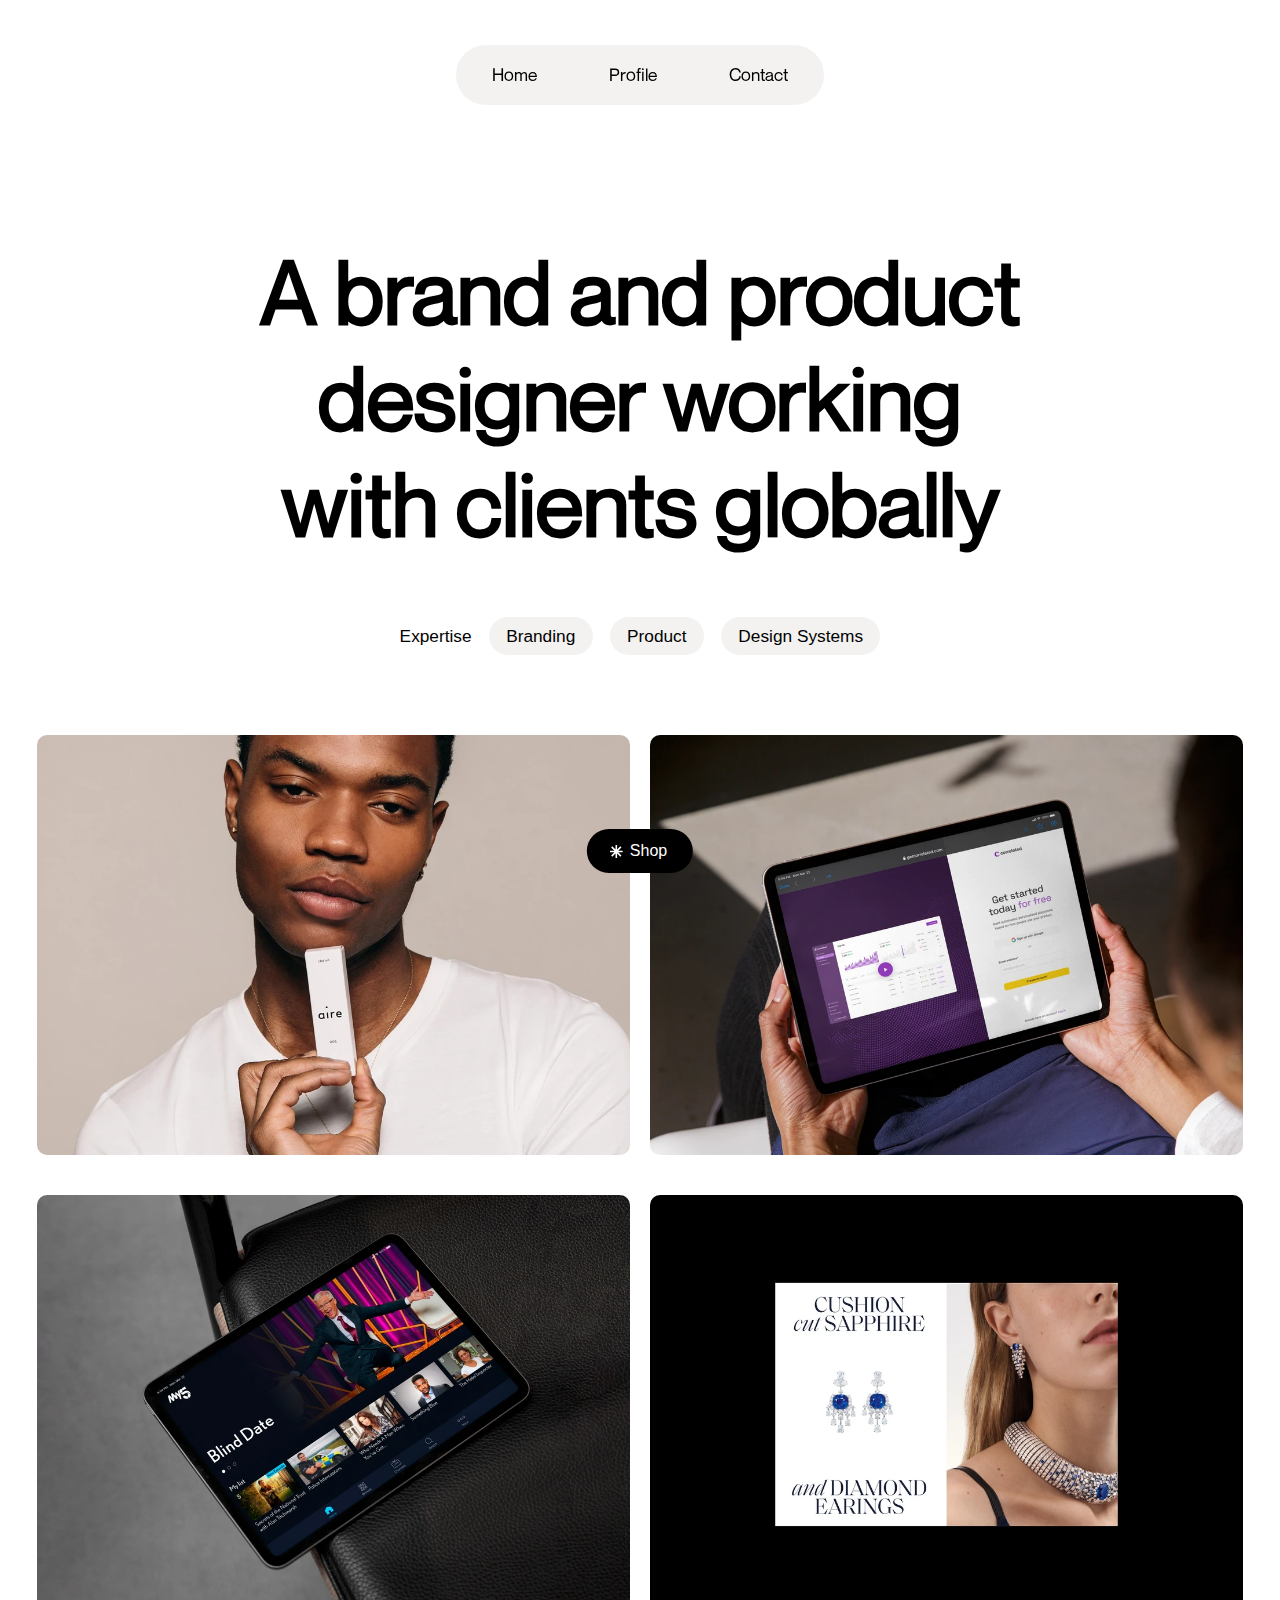
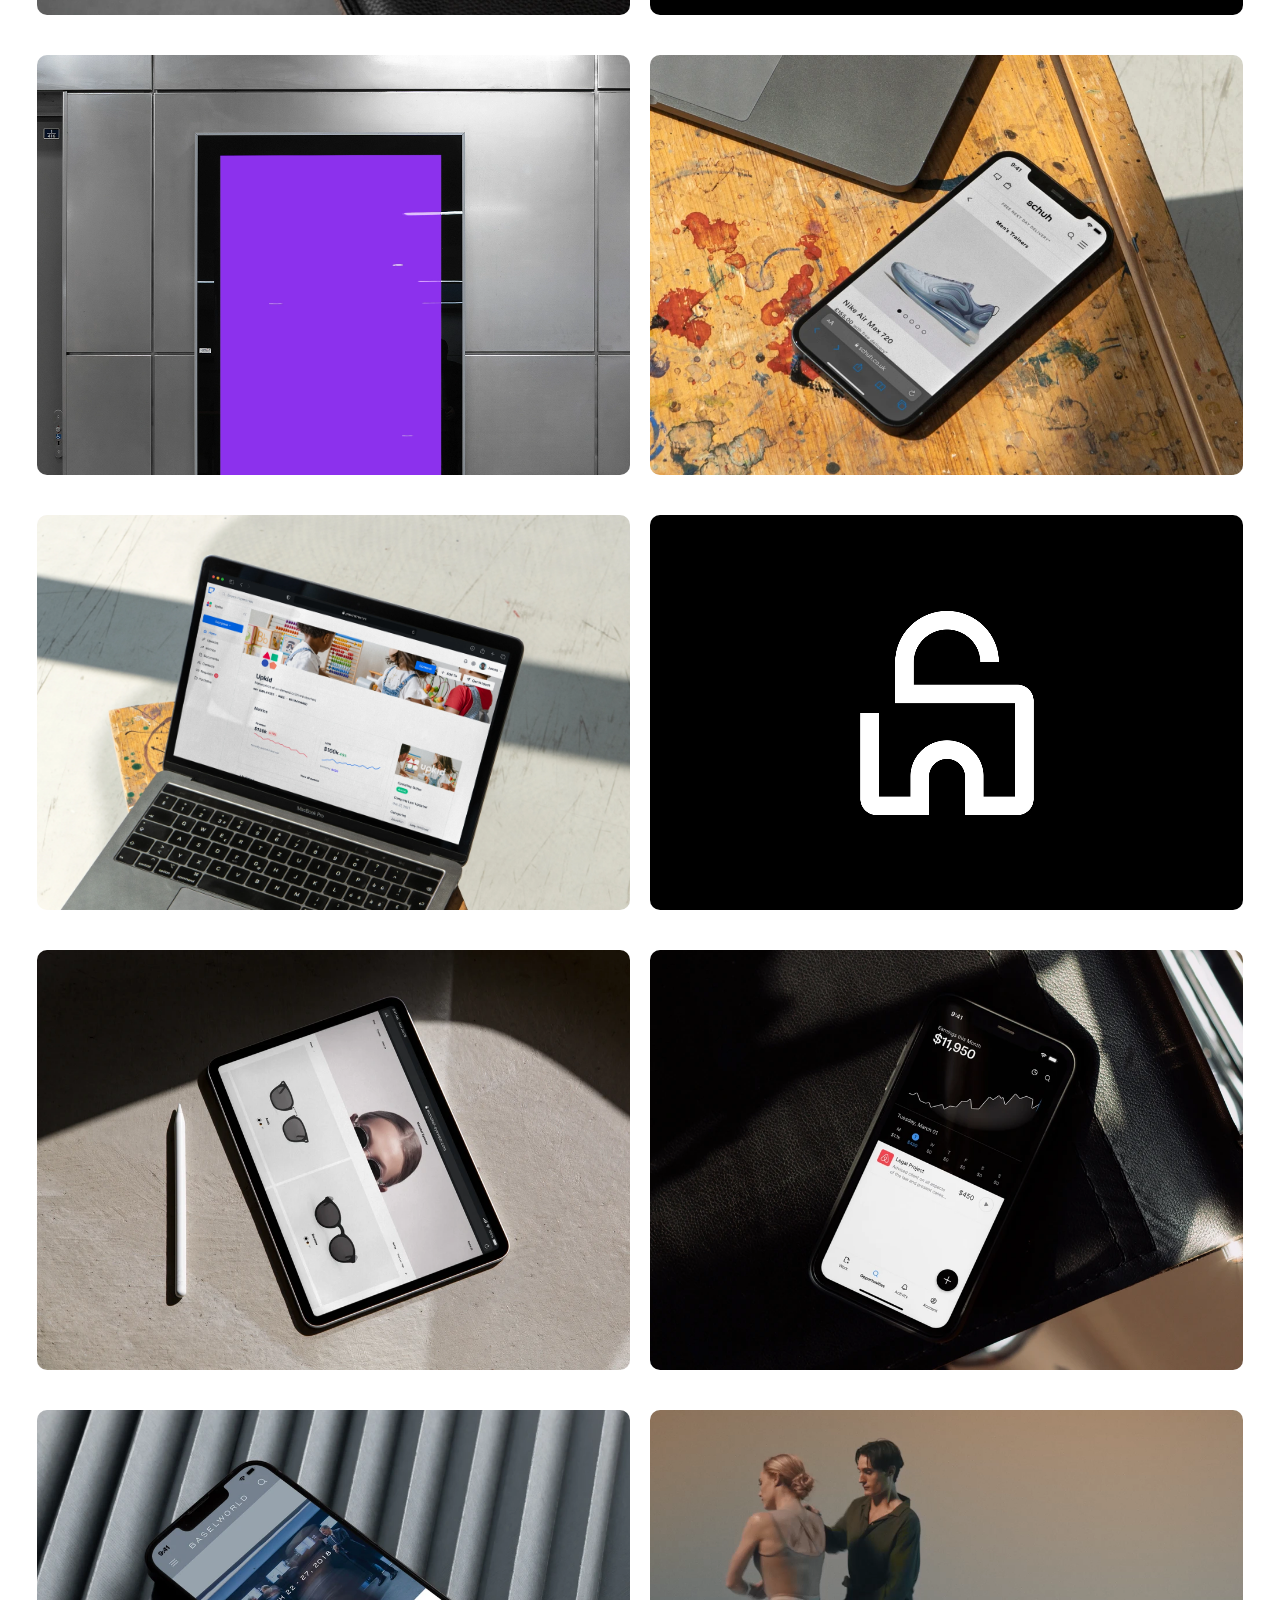
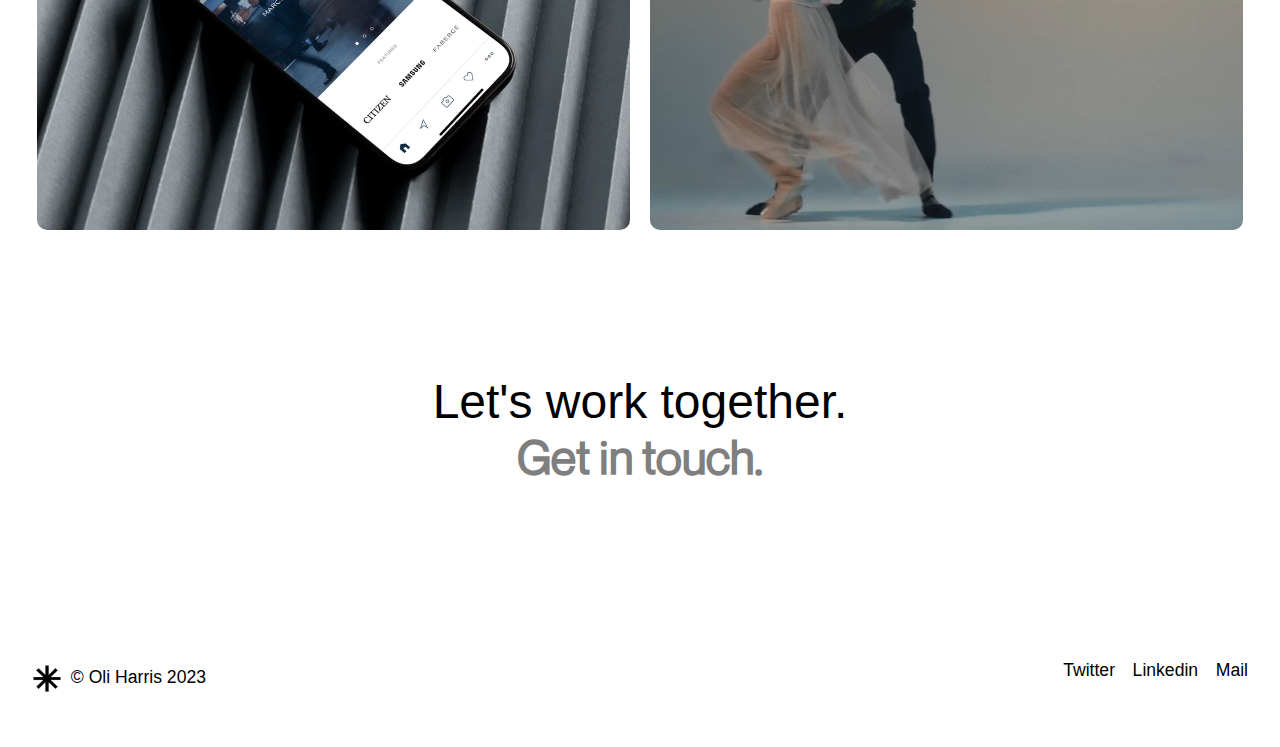
<file: index.html>
<!DOCTYPE html>
<html lang="en">
<head>
    <meta charset="UTF-8">
    <meta name="viewport" content="width=device-width, initial-scale=1.0">
    <link href="https://fonts.googleapis.com/css2?family=Inter&display=swap" rel="stylesheet">
    <link rel="icon" href="https://framerusercontent.com/modules/kW36gWIWBUOmrXYG4Eg0/MfgZUNAsj1y6okQndH9r/assets/vnj4xfujsIqj6glhDUe5Cv6U.jpg"> 
    <link rel="stylesheet" href="styles.css">
    <title>OH.STUDIO</title>
</head>
<body>
    <header>
        <nav class="header-nav">
            <ul class="header-links">
                <li><a href="index.html" class="active">Home</a></li>
                <li><a href="profile.html">Profile </a></li>
                <li><a href="contact.html">Contact</a></li>
            </ul>
        </nav>
    </header>
    <section class="main-hero-section fadeup section">
        <h1 class="main-hero-heading fade-delay">A brand and product designer working with clients globally</h1>
        <article class="expertise">
            <p>Expertise</p>
            <p class="active-hero">Branding</p>
            <p class="active-hero">Product</p>
            <p class="active-hero">Design Systems</p>
        </article>
    </section>
    <main>
        <section class="sticky-shop">
            <a href="index.html" class="sticky-shop-btn">Shop</a>
            <img src="data:image/svg+xml;utf8,%3Csvg%20xmlns%3D%22http%3A%2F%2Fwww.w3.org%2F2000%2Fsvg%22%20xmlns%3Axlink%3D%22http%3A%2F%2Fwww.w3.org%2F1999%2Fxlink%22%20viewBox%3D%220%200%2012%2012%22%3E%3Cpath%20d%3D%22M%206%200%20L%206%2012%20M%200%206%20L%2012%206%20M%201.757%201.758%20L%2010.243%2010.242%20M%201.758%2010.243%20L%2010.242%201.757%22%20fill%3D%22transparent%22%20stroke-width%3D%221.45%22%20stroke%3D%22rgb(255%2C255%2C255)%22%20stroke-miterlimit%3D%2210%22%3E%3C%2Fpath%3E%3C%2Fsvg%3E"
             alt="" width="20px">
        </section>
        <div class="container">
            <img src="./images/main-img-one.webp" alt="">
            <img src="./images/main-img-two.webp" alt="">
            <img src="./images/main-img-three.webp" alt="">
            <img src="./images/main-img-four.webp" alt="">
            <video src="./images/main-video-one.mp4" autoplay muted loop type="video/mp4"></video>
            <img src="./images/main-img-five.webp" alt="">
            <img src="./images/main-img-six.webp" alt="">
            <video src="./images/main-video-two.mp4" autoplay muted  loop type="video/mp4"></video>
            <img src="./images/main-img-seven.webp" alt="">
            <img src="./images/main-img-eight.webp" alt="">
            <img src="./images/main-img-nine.webp" alt="">
            <video src="./images/main-video-three.mp4" autoplay muted loop type="video/mp4"></video>
        </div>
    </main>
    <footer>
        <div class="footer-heading-container fadeup section">
        <h2 class="heading_2 fadeup fade-delay">Let's work together.</h2>
        <a href="contact.html" class="get-in-touch fadeup fade-delay">Get in touch.</a>
        </div>
        <div class="footer-copyright">
            <div class="logo-copyright">
            <img src="./images/footer-icon.png" alt="">
                <p> &copy; Oli Harris 2023</p>
            </div>
            <nav class="footer-nav fadeup">
                <ul class="footer-links fade-delay">
                    <li><a href="index.html">Twitter</a></li>
                    <li><a href="profile.html">Linkedin </a></li>
                    <li><a href="contact.html">Mail</a></li>
                </ul>
            </nav>
        </div>
    </footer>
    <!-- <script defer src="index.js"></script>  -->
</body>
</html>
</file>
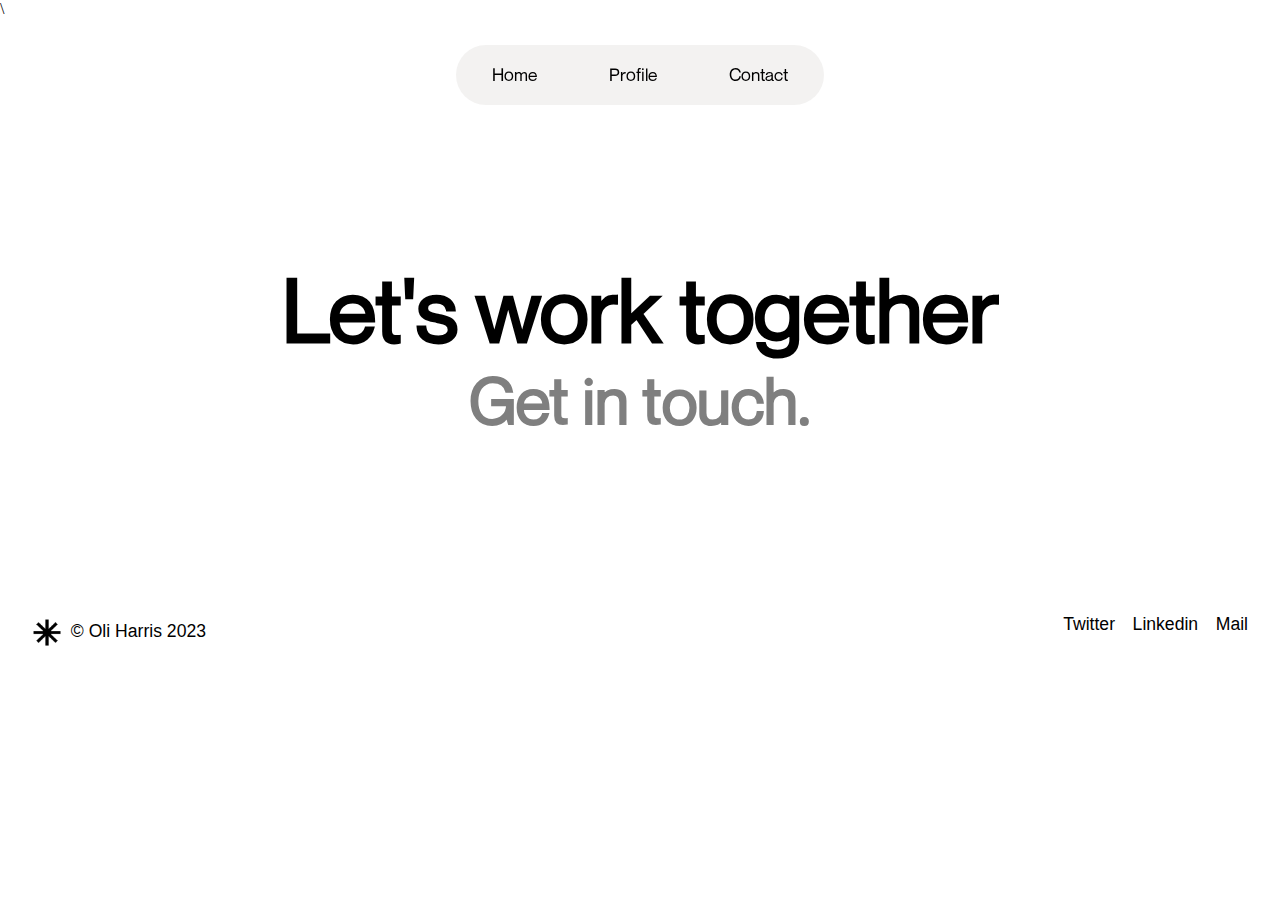
<file: contact.html>
<!DOCTYPE html>
<html lang="en">
<head>
    <meta charset="UTF-8">
    <meta name="viewport" content="width=device-width, initial-scale=1.0">\
    <link rel="icon" href="https://framerusercontent.com/modules/kW36gWIWBUOmrXYG4Eg0/MfgZUNAsj1y6okQndH9r/assets/vnj4xfujsIqj6glhDUe5Cv6U.jpg"> 
    <link rel="stylesheet" href="styles.css">
    <link rel="stylesheet" href="contact.css">
    <title>Contact — OH.STUDIO</title>
</head>
<body>
    <header>
        <nav class="header-nav">
            <ul class="header-links">
                <li><a href="index.html" class="active">Home</a></li>
                <li><a href="profile.html">Profile </a></li>
                <li><a href="contact.html">Contact</a></li>
            </ul>
        </nav>
    </header>
    <main>
        <div class="contact-container">
            <h1 class="main-hero-heading">Let's work together</h1>
            <a href="contact.html" class="get_in_touch">Get in touch.</a>
        </div>
    </main>
    <footer>
        <div class="footer-copyright">
            <div class="logo-copyright">
            <img src="./images/footer-icon.png" alt="">
                <p> &copy; Oli Harris 2023</p>
            </div>
            <nav class="footer-nav">
                <ul class="footer-links">
                    <li><a href="index.html">Twitter</a></li>
                    <li><a href="profile.html">Linkedin </a></li>
                    <li><a href="contact.html">Mail</a></li>
                </ul>
            </nav>
        </div>
    </footer>  
</body>
</html>
</file>
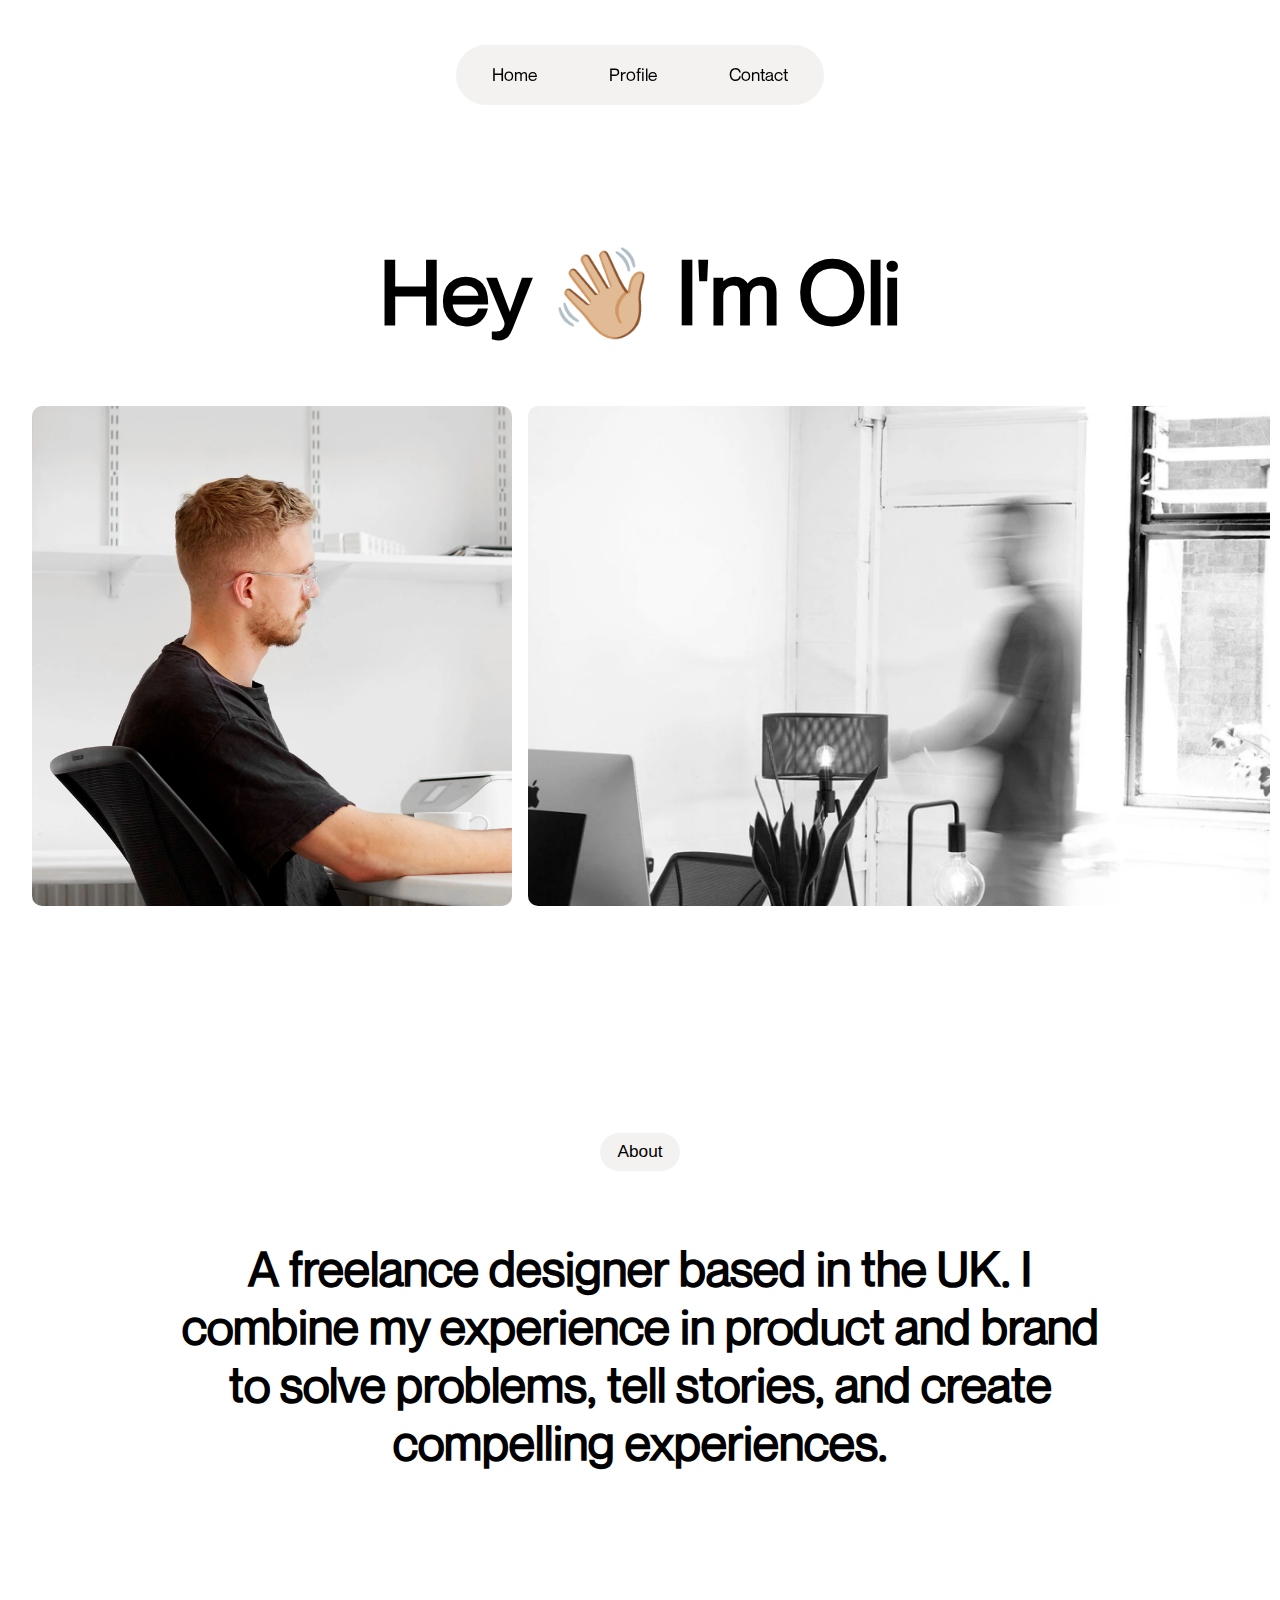
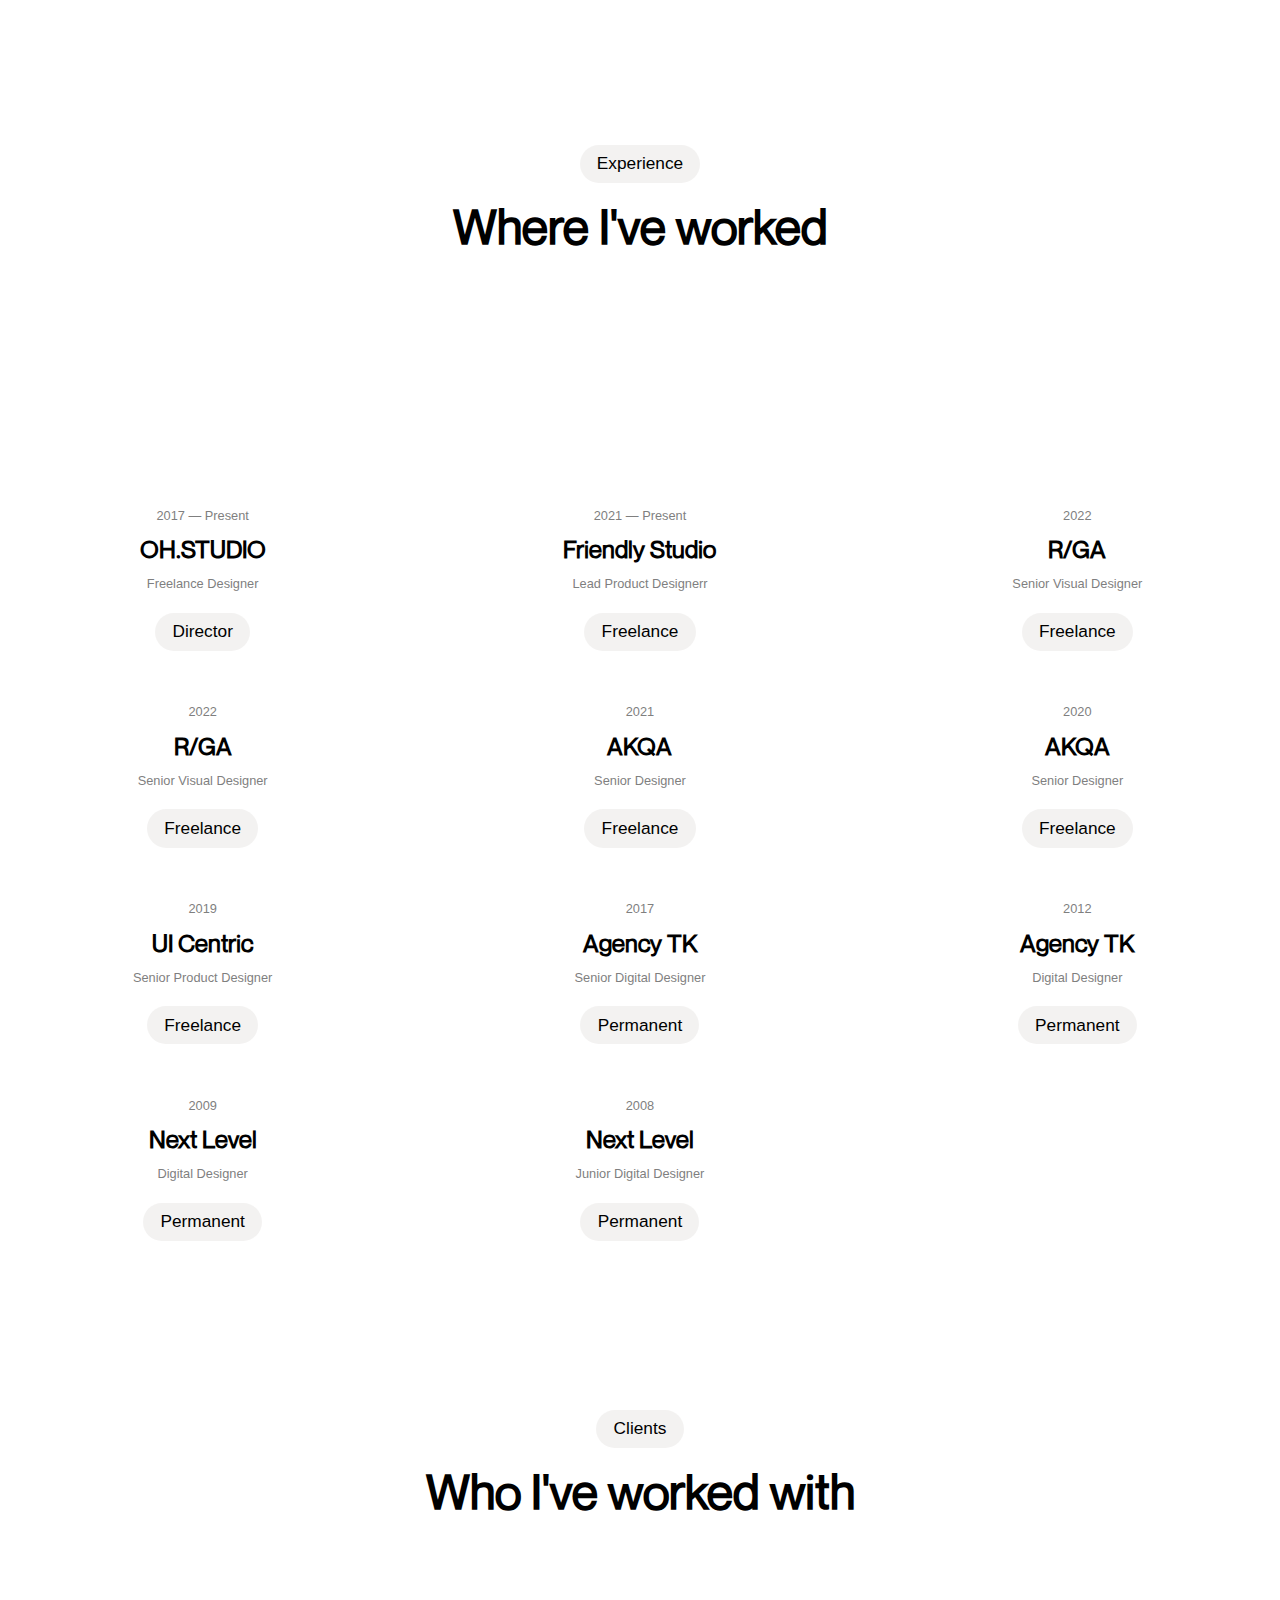
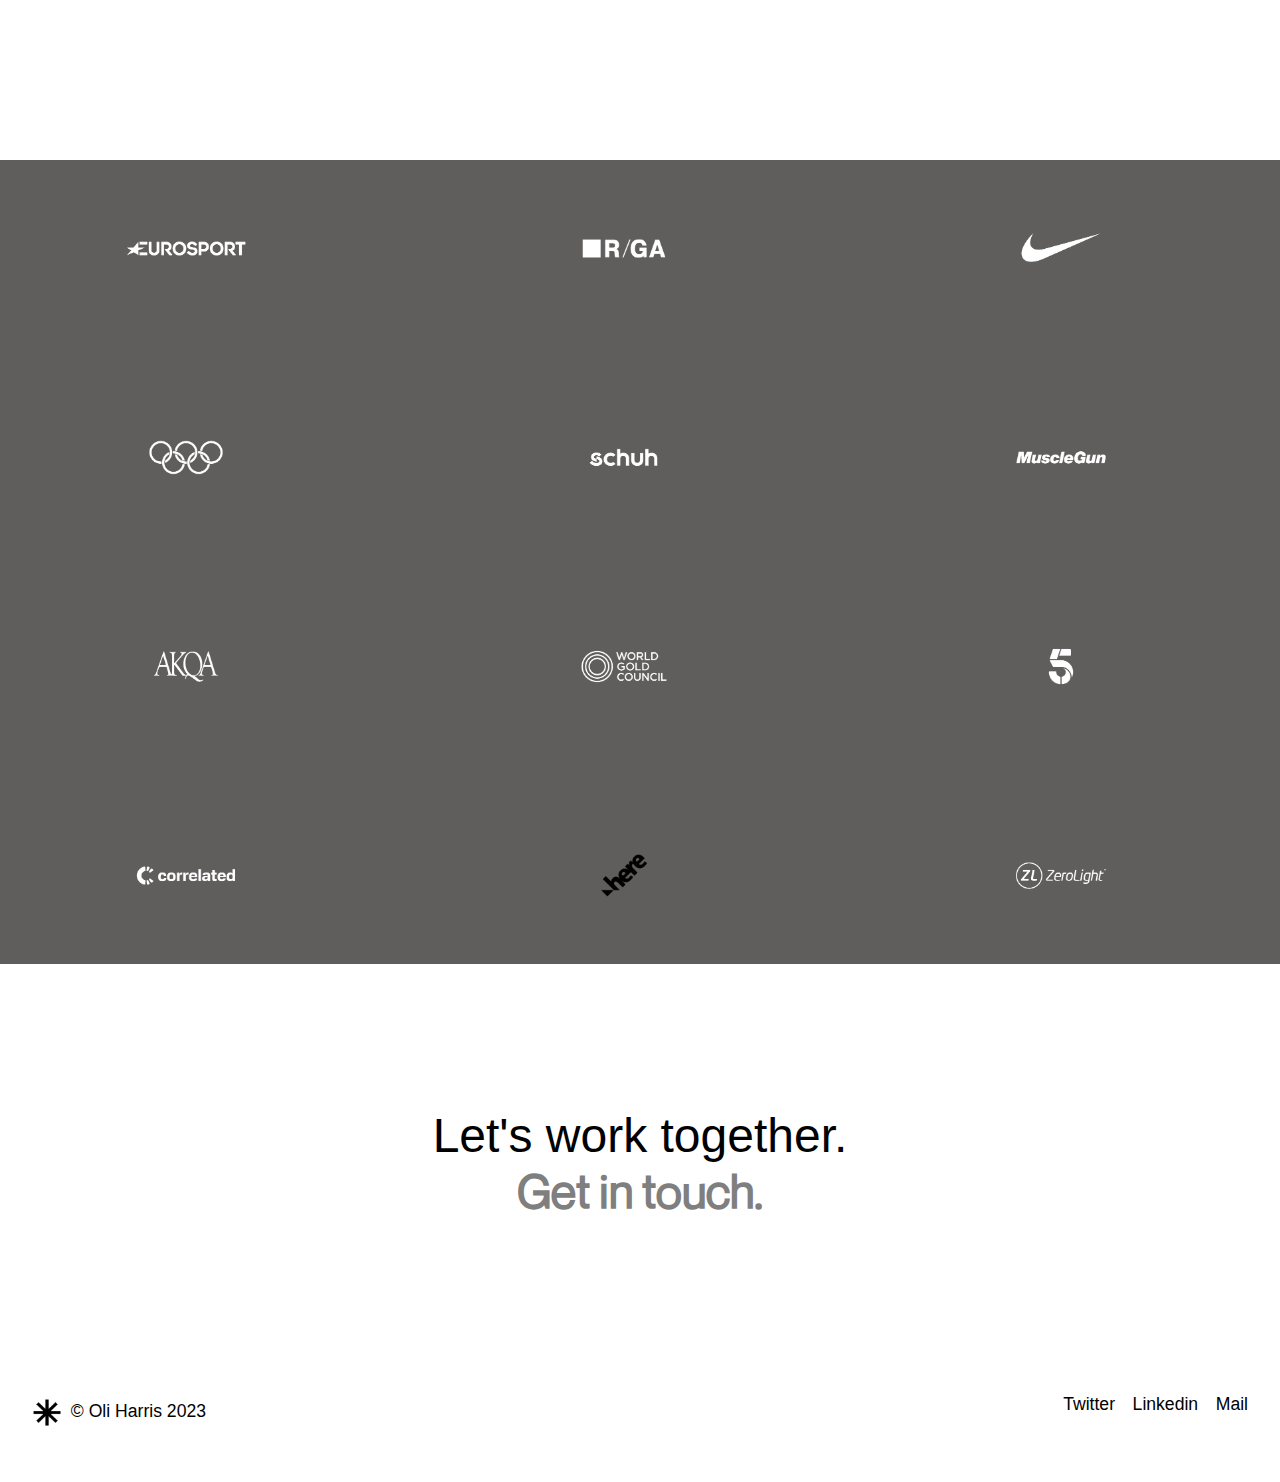
<file: profile.html>
<!DOCTYPE html>
<html lang="en">
<head>
    <meta charset="UTF-8">
    <meta name="viewport" content="width=device-width, initial-scale=1.0">
    <link rel="icon" href="https://framerusercontent.com/modules/kW36gWIWBUOmrXYG4Eg0/MfgZUNAsj1y6okQndH9r/assets/vnj4xfujsIqj6glhDUe5Cv6U.jpg"> 
    <link rel="stylesheet" href="styles.css">
    <link rel="stylesheet" href="profile.css">

    <title>Profile — OH.STUDIO</title>
</head>
<body>
    <header>
        <nav class="header-nav">
            <ul class="header-links">
                <li><a href="index.html" class="active">Home</a></li>
                <li><a href="profile.html">Profile </a></li>
                <li><a href="contact.html">Contact</a></li>
            </ul>
        </nav>
    </header>
    <!-- <main> -->
        <div class="hero">
            <h1 class="main-hero-heading">Hey 👋🏼 I'm Oli </h1>
        </div>
        <div class="profile_hero_image">
            <img src="images/profile-img-one.webp" alt="">
            <img src="images/profile-img-two.webp" alt="">
        </div>
        <article class="expertise about">
            <p class="active-hero">About</p>
        </article>
        <h2 class="heading_2 about-info">
            A freelance designer based in the UK. I combine my experience in product and brand to solve problems, tell stories, and create compelling experiences.
        </h2>
        <section class="experience-heading">
            <article class="expertise experience">
                <p class="active-hero">Experience</p>
            </article>
            <h2 class="heading_2 work">
                Where I've worked
            </h2>
        </section>
        <section class="experience-section">
            <div class="experience-section-container">
                <div class="something">
                    <p class="experience-date">2017 — Present</p>
                    <p class="experience-places">OH.STUDIO</p>
                    <p class="experience-title">Freelance Designer</p>
                    <article class="expertise experience position">
                        <p class="active-hero">Director</p>
                    </article>
                    </div> 
                <div class="something">
                    <p class="experience-date">2021 — Present</p>
                    <p class="experience-places">Friendly Studio</p>
                    <p class="experience-title">Lead Product Designerr</p>
                    <article class="expertise experience position">
                        <p class="active-hero">Freelance</p>
                    </article> 
                </div>
                <div class="something">
                    <p class="experience-date">2022</p>
                    <p class="experience-places">R/GA</p>
                    <p class="experience-title">Senior Visual Designer</p>
                    <article class="expertise experience position">
                        <p class="active-hero">Freelance</p>
                    </article>
                </div>
                    
                <div class="something">
                    <p class="experience-date">2022</p>
                    <p class="experience-places">R/GA</p>
                    <p class="experience-title">Senior Visual Designer</p>
                    <article class="expertise experience position">
                        <p class="active-hero">Freelance</p>
                    </article>
                </div>
                <div class="something">
                    <p class="experience-date">2021</p>
                    <p class="experience-places">AKQA</p>
                    <p class="experience-title">Senior Designer</p>
                    <article class="expertise experience position">
                        <p class="active-hero">Freelance</p>
                    </article> 
                </div>
                <div class="something">
                    <p class="experience-date">2020</p>
                    <p class="experience-places">AKQA</p>
                    <p class="experience-title">Senior Designer</p>
                    <article class="expertise experience position">
                        <p class="active-hero">Freelance</p>
                    </article> 
                </div>
                <div class="something">
                    <p class="experience-date">2019</p>
                    <p class="experience-places">UI Centric</p>
                    <p class="experience-title">Senior Product Designer</p>
                    <article class="expertise experience position">
                        <p class="active-hero">Freelance</p>
                    </article> 
                </div>
                <div class="something">
                    <p class="experience-date">2017</p>
                    <p class="experience-places">Agency TK</p>
                    <p class="experience-title">Senior Digital Designer</p>
                    <article class="expertise experience position">
                        <p class="active-hero">Permanent</p>
                    </article> 
                </div>
                <div class="something">
                    <p class="experience-date">2012</p>
                    <p class="experience-places">Agency TK</p>
                    <p class="experience-title">Digital Designer</p>
                    <article class="expertise experience position">
                        <p class="active-hero">Permanent</p>
                    </article> 
                </div>
                <div class="something">
                    <p class="experience-date">2009</p>
                    <p class="experience-places">Next Level</p>
                    <p class="experience-title">Digital Designer</p>
                    <article class="expertise experience position">
                        <p class="active-hero">Permanent</p>
                    </article> 
                </div>
                <div class="something">
                    <p class="experience-date">2008</p>
                    <p class="experience-places">Next Level</p>
                    <p class="experience-title">Junior Digital Designer</p>
                    <article class="expertise experience position">
                        <p class="active-hero">Permanent</p>
                    </article> 
                </div>
            </div>
        </section>

        <section class="Brands-worked">
            <article class="expertise experience">
                <p class="active-hero">Clients</p>
            </article>
            <h2 class="heading_2 work">
                Who I've worked with
            </h2>
        </section>
<section >
            <div class="brand-name-container">
                <div class="brands-names">
                    <img src="logos/logo-one.webp" alt="">
                </div>
                <div class="brands-names">
                    <img src="logos/logo-two.webp" alt="">
                </div>
                <div class="brands-names">
                    <img src="logos/logo-three.webp" alt="">
                </div>
                <div class="brands-names">
                    <img src="logos/logo-four.webp" alt="">
                </div>
                <div class="brands-names">
                    <img src="logos/logo-five.webp" alt="">
                </div>
                <div class="brands-names">
                    <img src="logos/logo-six.webp" alt="">
                </div>
                <div class="brands-names">
                    <img src="logos/logo-seven.webp" alt="">
                </div>
                <div class="brands-names">
                    <img src="logos/logo-eight.webp" alt="">
                </div>
                <div class="brands-names">
                    <img src="logos/logo-nine.webp" alt="">
                </div>
                <div class="brands-names">
                    <img src="logos/logo-ten.webp" alt="">
                </div>
                <div class="brands-names">
                    <img src="logos/logo-eleven.webp" alt="">
                </div>
                <div class="brands-names">
                    <img src="logos/logo-twelve.webp" alt="">
                </div>
            </div>
        </section>
        <footer>
            <div class="footer-heading-container">
            <h2 class="heading_2">Let's work together.</h2>
            <a href="contact.html" class="get-in-touch">Get in touch.</a>
            </div>
            <div class="footer-copyright">
                <div class="logo-copyright">
                <img src="./images/footer-icon.png" alt="">
                    <p> &copy; Oli Harris 2023</p>
                </div>
                <nav class="footer-nav">
                    <ul class="footer-links">
                        <li><a href="index.html">Twitter</a></li>
                        <li><a href="profile.html">Linkedin </a></li>
                        <li><a href="contact.html">Mail</a></li>
                    </ul>
                </nav>
            </div>
        </footer>  
    <!-- </main> -->
</body>
</html>
</file>
<file: styles.css>
* {
    margin: 0;
    padding: 0;
    box-sizing: border-box;
}


body {
    font-size: 16px;
}


  
@font-face {
    font-family: Neue Med;
    src: url(./Font/NeueMontreal-Medium.otf);
    font-family: Neue Light;
    src: url(./Font/NeueMontreal-Light.otf);
    font-family: Neue Normal;
    src: url(./Font/NeueMontreal-Regular.otf);
}

/* Header */

/* header {
    position: relative;
} */

.header-nav {
    font-family: Inter, sans-serif;
    position: fixed;
    width: 23em;
    top: 5%;
    left: 50%;
    transform: translateX(-50%);
    z-index: 100;
}

.header-links {
    display: flex;
    justify-content: space-around;
    padding-block: 1.1em;
    font-size: 1.1rem;
    background-color: #e8e5e480;
    border-radius: 30px;
    font-family: 'Neue Normal', sans-serif;
}
.header-links a:hover {
    color: #7f7f7f;
}
li {
    list-style: none;
}

a {
    text-decoration: none;
    color: black;
}

/* .active {
    background-color: #fff;
    border-radius: 30px;
    padding: 0.8em 2em;
} */

/* Header end */


/* Hero Section */
.main-hero-heading {
    font-family: 'Neue Normal', sans-serif;
    font-size: 5.5rem;
    text-align: center;
    font-weight: bolder;
    max-width: 60%;
    margin: 0.7em auto;
    padding-top: 2em;
    /* margin: 0em auto 0.5em; */
}

/* .active-hero, .p:hover {
    background-color: #e8e5e480;
    padding: 0.6em 1.12em;
    border-radius: 30px;
}  */

.expertise {
    display: flex;
    font-family: 'Neue Med', sans-serif;
    font-size: 1.08rem;
    gap: 1em;
    justify-content: center;
    align-items: center;
    letter-spacing: normal;
    margin-bottom: 5rem;
}  /* Hero End */


.active-hero {
    background-color: #e8e5e480;
    padding: 0.5em 1em;
    border-radius: 30px;
}
/* Main Section */
.container {
    display: grid;
    grid-template-columns: repeat(auto-fit, minmax(500px, 1fr));
    margin: 3em 2.3em;
    row-gap: 2.5em;
    column-gap: 1.2em;
}

.container img {
    display: block;
    width: 100%;
    border-radius: 10px;
    object-fit: cover;
    height: 100%;
    position: relative;
}

.container video {
    display: block;
    width: 100%;
    border-radius: 10px;
    object-fit: cover;
    height: 100%;
} /* Main End */

/* Footer/////// */

footer {
    margin-top: 9em;
}


.footer-heading-container {
    text-align: center;
}
.heading_2 { 
    text-align: center;
    font-size: 3rem;
    font-weight: bolder;
    font-family: 'Neue Light', sans-serif;
   font-weight: lighter;
}
    
.get-in-touch {
    color: #7f7f7f;
    font-family: 'Neue Normal', sans-serif;
    font-weight: bold;
    font-size: 2.9rem;
    cursor: pointer;
}


.get-in-touch:hover {
    color: black;
}


.logo-copyright > img {
    width: 30px;
    height: 35px;
}


.footer-copyright {
    display: flex;
    justify-content: space-between;
    font-family: 'Neue Light', sans-serif;
    text-align: center;
    width: 95%; 
    margin: 10em auto;
    font-size: 1.1rem;
    margin-bottom: 3em;


}
.footer-links {
    display: flex;
    gap: 1em;
    justify-content: center;
    text-align: center;

}

.footer-links  a:hover {
    color: #7f7f7f;

} 
.logo-copyright {
    display: flex;
    justify-content: space-around;
    align-items: center;
    gap: 0.5em;
}

/* Footer End */



/* Fixed Shop Button */
.sticky-shop {
    align-items: center;
    justify-content: center;
    display: flex;
    position: fixed;
    bottom: 3%;
    left: 50%;
    transform: translateX(-50%);
    background-color: black;
    border-radius: 30px;
    z-index: 100;
    cursor: pointer;
}

.sticky-shop > img {
    left: -70px;
    position: relative;
    width: 13px;    
}

.sticky-shop-btn {
    color: #fff;
    position: relative;
    font-family: 'Neue Light', sans-serif;
    left: 15px;
    font-weight: lighter;
    font-size: 1rem;
    padding: 0.8em 1.75em;
} /* Fixed Shop Button End */

















/* Media Queries */
@media (max-width: 1200px) {
    .main-hero-heading {
        font-size: clamp(4rem, 2.5rem, 2rem);
    }        
}


@media (max-width: 800px) {
    .main-hero-heading {
        font-size: clamp(3rem, 2.5rem, 2rem);
        padding-top:3em;
        max-width: 90%;
    }
    .expertise {
        font-size: 0.92rem;
    }    
    .footer-links {
        padding-bottom: 2em;
    }
    .footer-copyright, .logo-copyright {
        display: flex;
        flex-direction: column;
        row-gap: 1rem;
    }
}


/* animation */
/* .fadeup {
    transform: translateY(70px);
    opacity: 1;
    transition-property: transform, opacity;
    transition-duration: 0.3s;
    transition-timing-function: linear;
  }
 
  .in-view {
    transform: none;
    opacity: 0;
}

.in-view.fadeup, .in-view .fadeup{ 
    transform: translateY(0px);
    opacity: 1;
}
 */
</file>
<file: contact.css>
body {
    margin: 0;
    padding: 0;
    box-sizing: border-box;
}


@font-face {
    font-family: Neue Med;
    src: url(./Font/NeueMontreal-Medium.otf);
    font-family: Neue Light;
    src: url(./Font/NeueMontreal-Light.otf);
    font-family: Neue Normal;
    src: url(./Font/NeueMontreal-Regular.otf);
    font-family: Neue Bold;
    src: url(./Font/NeueMontreal-Bold.otf);
}


.contact-container > h1 {
    margin-bottom: 0;

}
.get_in_touch {
    text-align: center;
    font-size: 4em;
    margin: 0 auto;
    color: #7f7f7f;
    font-weight: bolder;
    font-family: 'Neue Normal', sans-serif;
    cursor: pointer;
    display: block;
    max-width: 26rem;

}
.get_in_touch:hover {
    color: rgba(103, 98, 97, 0.502);
}
</file>
<file: profile.css>
body {
    margin: 0;
    padding: 0;
    box-sizing: border-box;
}


@font-face {
    font-family: Neue Med;
    src: url(./Font/NeueMontreal-Medium.otf);
    font-family: Neue Light;
    src: url(./Font/NeueMontreal-Light.otf);
    font-family: Neue Normal;
    src: url(./Font/NeueMontreal-Regular.otf);
    font-family: Neue Bold;
    src: url(./Font/NeueMontreal-Bold.otf);
}

.hero_profile_title {
    margin-block: 3em;
    font-family: 'Neue Light', sans-serif;
}


.profile_hero_image{
    display: flex;
    width: 95%;
    margin: 0 auto;
    margin-bottom: 12em;
    gap: 1rem;

}
.profile_hero_image > img {
    background-position: center;
    display: block;
    border-radius: 10px;
    object-fit: cover;
    width: 100%;
    max-height: 500px;
}
.about {
    margin-bottom: 0;
    padding: 2em;
    color: black;
}
.about-info {
    max-width: 60rem;
    text-align: center;
    margin: 0 auto;
    font-family: 'Neue Normal', sans-serif;
    font-weight: bolder;
    padding-block: 0.7em;
    font-size: 3rem;
    margin-bottom: 5em;
}
.experience {
    margin-bottom: 0.8em;
}
.work {
    margin-bottom: 5em;
    font-family: 'Neue Normal', sans-serif;
    font-weight: bold;

}

.experience-section-container {
    font-family: 'Neue light', sans-serif;
    gap: 2rem;
    display: grid;
    grid-template-columns: repeat(auto-fit, minmax(300px, 1fr));
    margin-bottom: 10em;
}

.experience-date, .experience-title {
    color: #7f7f7f;
    margin-block: 1em;
    font-size: 0.8rem;
}

.experience-places {
    font-weight: bold;
    font-size: 1.5rem;
    font-family: 'Neue Normal', sans-serif;
    font-weight: light;
}
.something {
    text-align: center;

}
.position {
    margin: 0;
    padding: 0.5em 1.6em;
    justify-content: start;
    display: inline-block;
    align-items: center;
}
.brand-name-container {
    background-color: #605d5d;
    color: black;
    display: grid;
    grid-template-columns: repeat(auto-fit, minmax(300px, 1fr));
    gap: 2rem;

}
.brands-names {
    width: 50%;
    margin: 0 auto;
    padding-block: 2em;

}
.brand-name-container  * img {
    width: 170px;
    display: block;
    color: black;
}

@media (max-width: 1200px) {
    .about-info {
        font-size: clamp(3rem, 2.5rem, 2rem);
        max-width: 80%;

    }        
}


@media (max-width: 800px) {
    .about-info {
        font-size: clamp(2.5rem, 2.5rem, 2rem);
        padding-top:3em;
        max-width: 80%;
    }
}


/* Animation */
</file>
